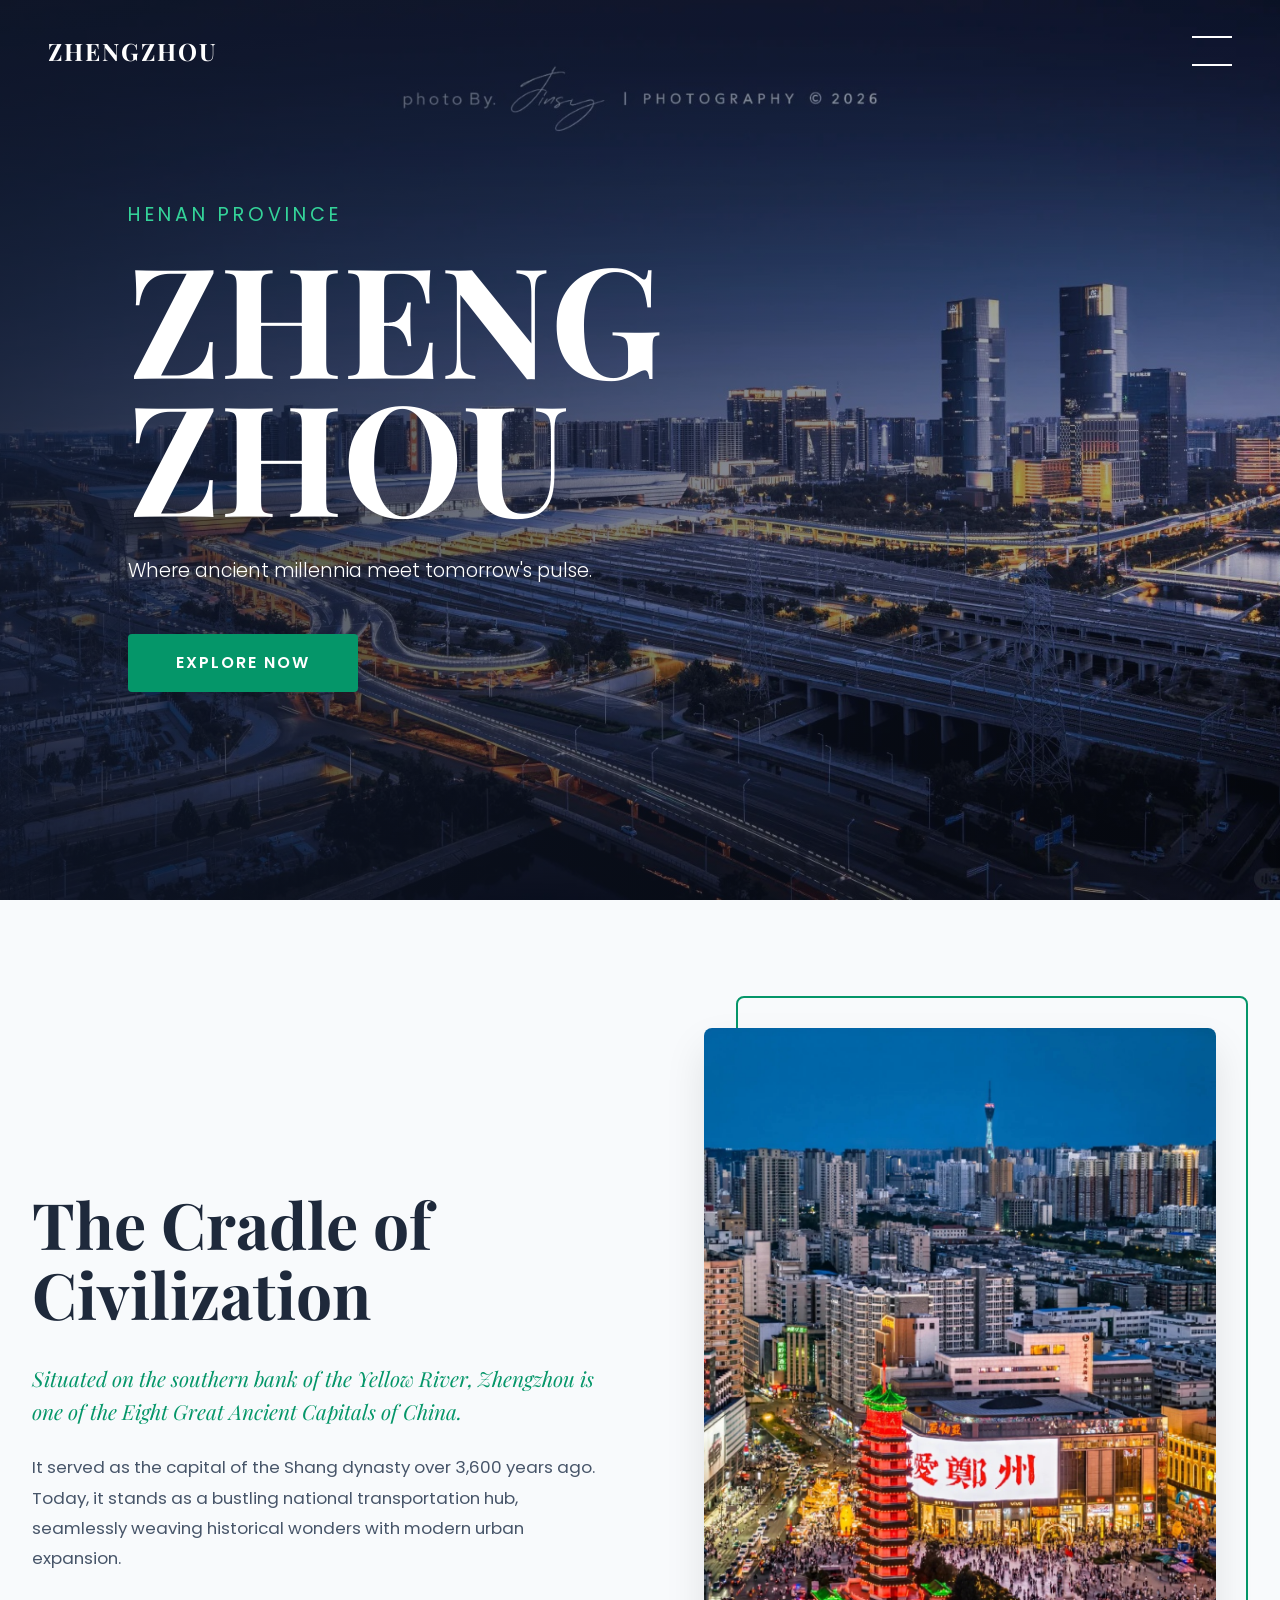
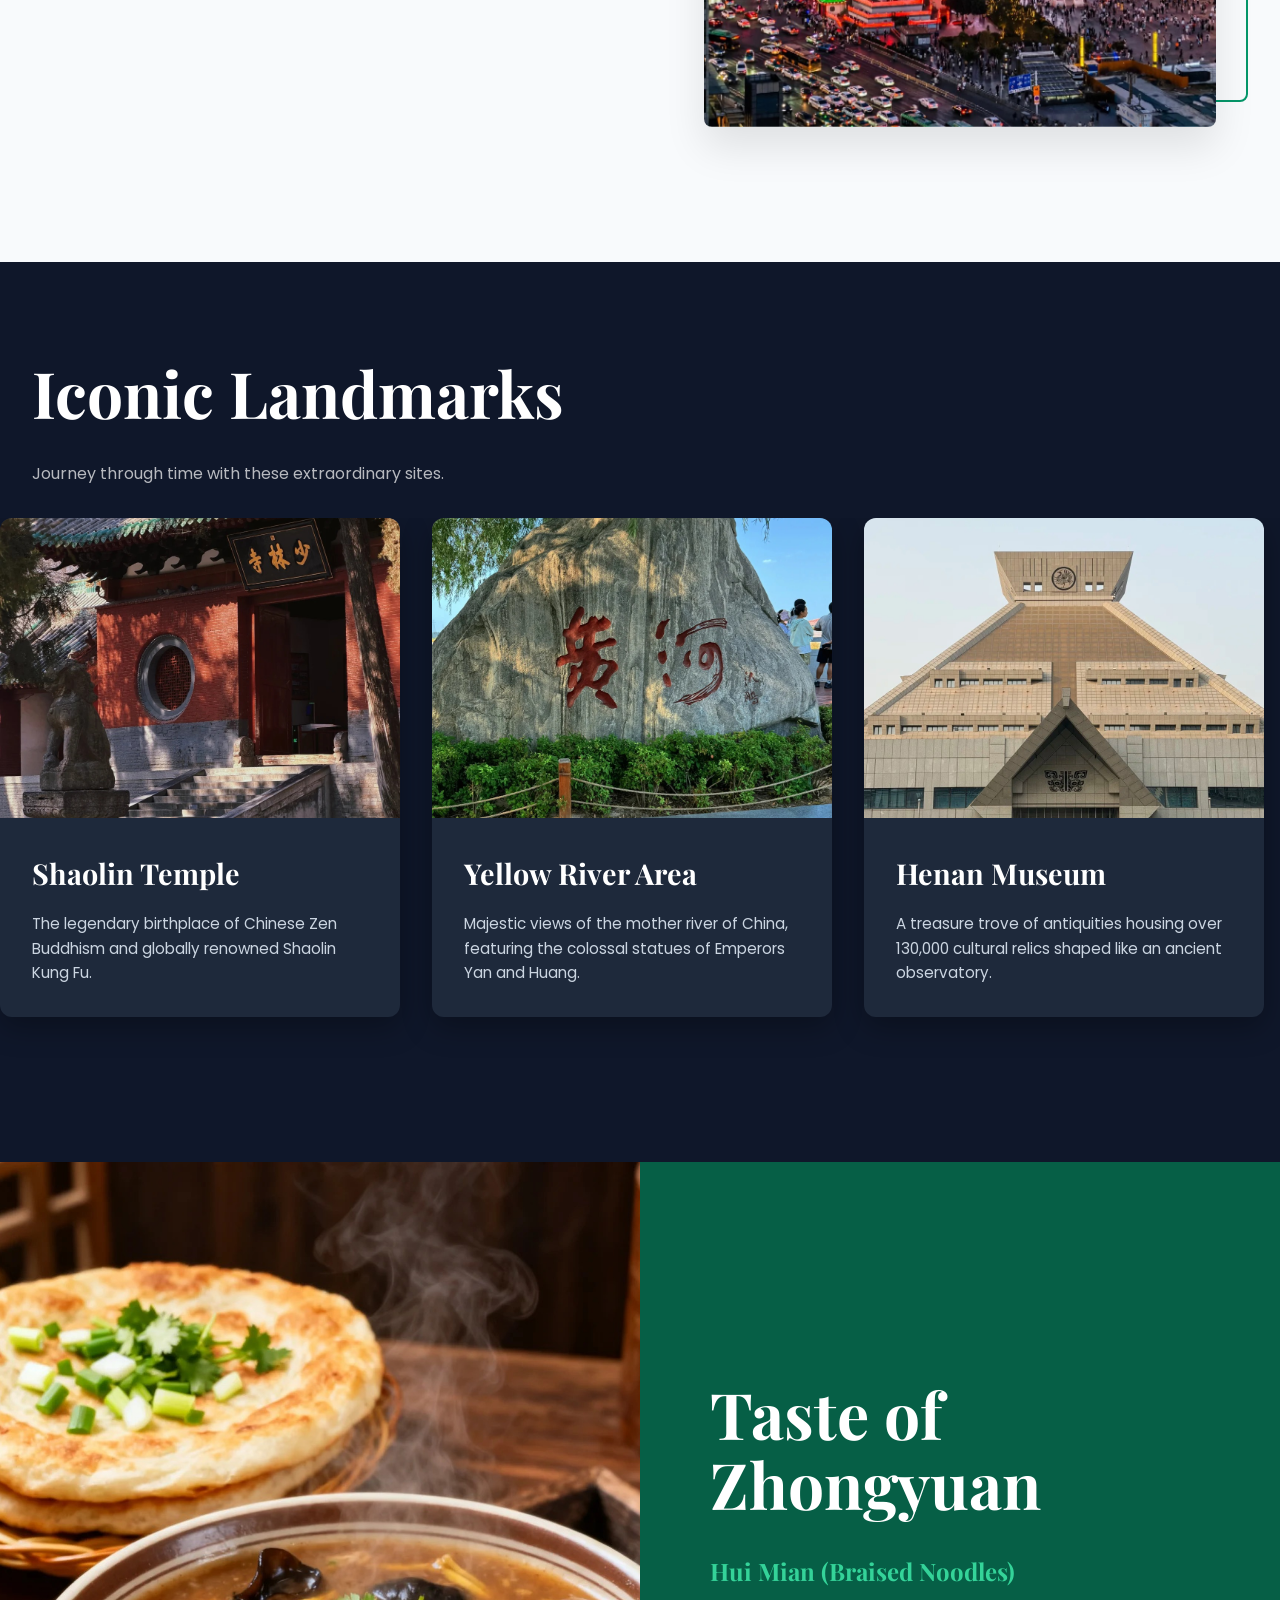
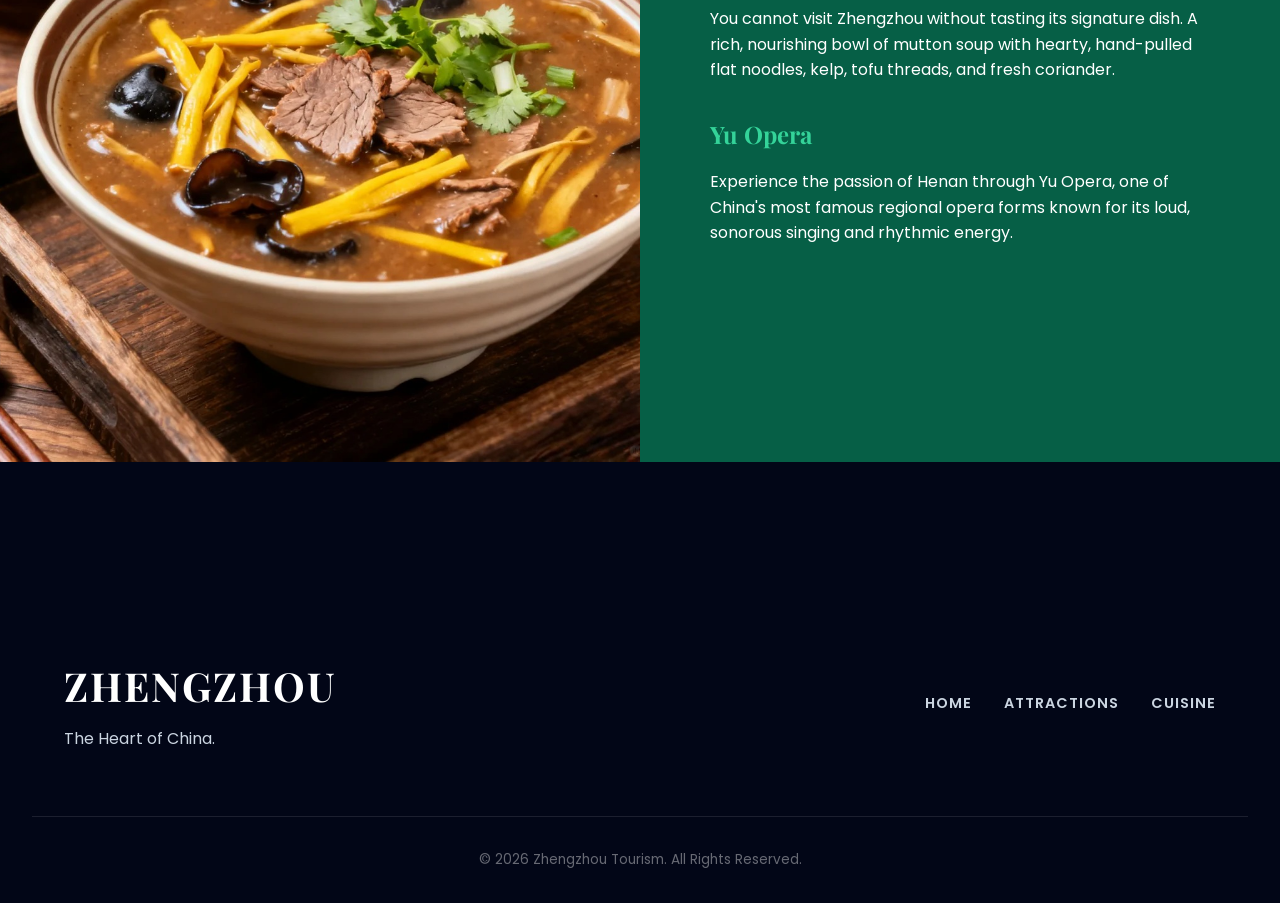
<file: index.html>
<!DOCTYPE html>
<html lang="en">

<head>
    <meta charset="UTF-8">
    <meta name="viewport" content="width=device-width, initial-scale=1.0">
    <title>Zhengzhou | Crossroads of China</title>
    <meta name="description"
        content="Discover Zhengzhou, the cradle of Chinese civilization and a dynamic modern metropolis.">
    <link rel="stylesheet" href="style.css">
    <!-- Google Fonts -->
    <link rel="preconnect" href="https://fonts.googleapis.com">
    <link rel="preconnect" href="https://fonts.gstatic.com" crossorigin>
    <link
        href="https://fonts.googleapis.com/css2?family=Playfair+Display:ital,wght@0,400;0,700;1,400&family=Poppins:wght@300;400;600;800&display=swap"
        rel="stylesheet">
</head>

<body>

    <!-- Overlay Navigation -->
    <nav class="nav">
        <div class="nav-brand">ZHENGZHOU</div>
        <div class="menu-btn" id="menu-btn">
            <span class="bar"></span>
            <span class="bar"></span>
        </div>
        <div class="nav-overlay" id="nav-overlay">
            <ul class="nav-links">
                <li><a href="index.html" class="nav-link">Home</a></li>
                <li><a href="attractions.html" class="nav-link">Attractions</a></li>
                <li><a href="cuisine.html" class="nav-link">Cuisine</a></li>
            </ul>
        </div>
    </nav>



    <main class="smooth-scroll-wrapper">
        <!-- Hero Section -->
        <section id="hero" class="panel">
            <div class="hero-image-wrap">
                <img src="./images/1.jpg" alt="Zhengzhou Skyline" class="bg-img" loading="eager">
            </div>
            <div class="hero-content">
                <p class="subtitle animate-up">Henan Province</p>
                <h1 class="title animate-up delay-1">Zheng<br>Zhou</h1>
                <p class="description animate-up delay-2">Where ancient millennia meet tomorrow's pulse.</p>
                <a href="#about" class="explore-btn animate-up delay-3">Explore Now</a>
            </div>
        </section>

        <!-- About Section (Asymmetrical) -->
        <section id="about" class="panel about-panel">
            <div class="container split-layout">
                <div class="text-block reveal-left">
                    <h2 class="section-title">The Cradle of <br>Civilization</h2>
                    <p class="lead-text">Situated on the southern bank of the Yellow River, Zhengzhou is one of the
                        Eight Great Ancient Capitals of China.</p>
                    <p>It served as the capital of the Shang dynasty over 3,600 years ago. Today, it stands as a
                        bustling national transportation hub, seamlessly weaving historical wonders with modern urban
                        expansion.</p>
                </div>
                <div class="image-block reveal-right">
                    <div class="image-frame">
                        <img src="./images/2.jpg" alt="Ancient Relics">
                        <div class="frame-border"></div>
                    </div>
                </div>
            </div>
        </section>

        <!-- Attractions (Horizontal Scroll Vibe via CSS grid) -->
        <section id="attractions" class="panel dark-panel">
            <div class="container pb-0">
                <div class="title-wrapper reveal-bottom">
                    <h2 class="section-title text-white">Iconic Landmarks</h2>
                    <p class="text-white-50">Journey through time with these extraordinary sites.</p>
                </div>
            </div>

            <div class="horizontal-scroll-container reveal-fade">
                <div class="card">
                    <div class="card-img">
                        <img src="./images/3.jpg" alt="Shaolin Temple">
                    </div>
                    <div class="card-content">
                        <h3>Shaolin Temple</h3>
                        <p>The legendary birthplace of Chinese Zen Buddhism and globally renowned Shaolin Kung Fu.</p>
                    </div>
                </div>

                <div class="card">
                    <div class="card-img">
                        <img src="./images/4.jpg" alt="Yellow River Scenic Area">
                    </div>
                    <div class="card-content">
                        <h3>Yellow River Area</h3>
                        <p>Majestic views of the mother river of China, featuring the colossal statues of Emperors Yan
                            and Huang.</p>
                    </div>
                </div>

                <div class="card">
                    <div class="card-img">
                        <img src="./images/5.jpg" alt="Henan Museum">
                    </div>
                    <div class="card-content">
                        <h3>Henan Museum</h3>
                        <p>A treasure trove of antiquities housing over 130,000 cultural relics shaped like an ancient
                            observatory.</p>
                    </div>
                </div>
            </div>
        </section>

        <!-- Culture & Cuisine (Split Screen) -->
        <section id="culture" class="panel split-screen">
            <div class="split-half img-half">
                <img src="./images/6.jpg" alt="Hui Mian Noodles">
            </div>
            <div class="split-half text-half bg-jade">
                <div class="content-wrapper reveal-bottom">
                    <h2 class="section-title text-white">Taste of Zhongyuan</h2>
                    <h3 class="culture-subtitle">Hui Mian (Braised Noodles)</h3>
                    <p class="text-white">You cannot visit Zhengzhou without tasting its signature dish. A rich,
                        nourishing bowl of mutton soup with hearty, hand-pulled flat noodles, kelp, tofu threads, and
                        fresh coriander.</p>

                    <h3 class="culture-subtitle mt-4">Yu Opera</h3>
                    <p class="text-white">Experience the passion of Henan through Yu Opera, one of China's most famous
                        regional opera forms known for its loud, sonorous singing and rhythmic energy.</p>
                </div>
            </div>
        </section>

        <!-- Footer -->
        <footer class="footer">
            <div class="container footer-content">
                <div class="footer-brand">
                    <h2>ZHENGZHOU</h2>
                    <p>The Heart of China.</p>
                </div>
                <div class="footer-links">
                    <a href="index.html">Home</a>
                    <a href="attractions.html">Attractions</a>
                    <a href="cuisine.html">Cuisine</a>
                </div>
            </div>
            <div class="footer-bottom">
                <p>&copy; 2026 Zhengzhou Tourism. All Rights Reserved.</p>
            </div>
        </footer>
    </main>

    <script src="script.js"></script>
</body>

</html>
</file>
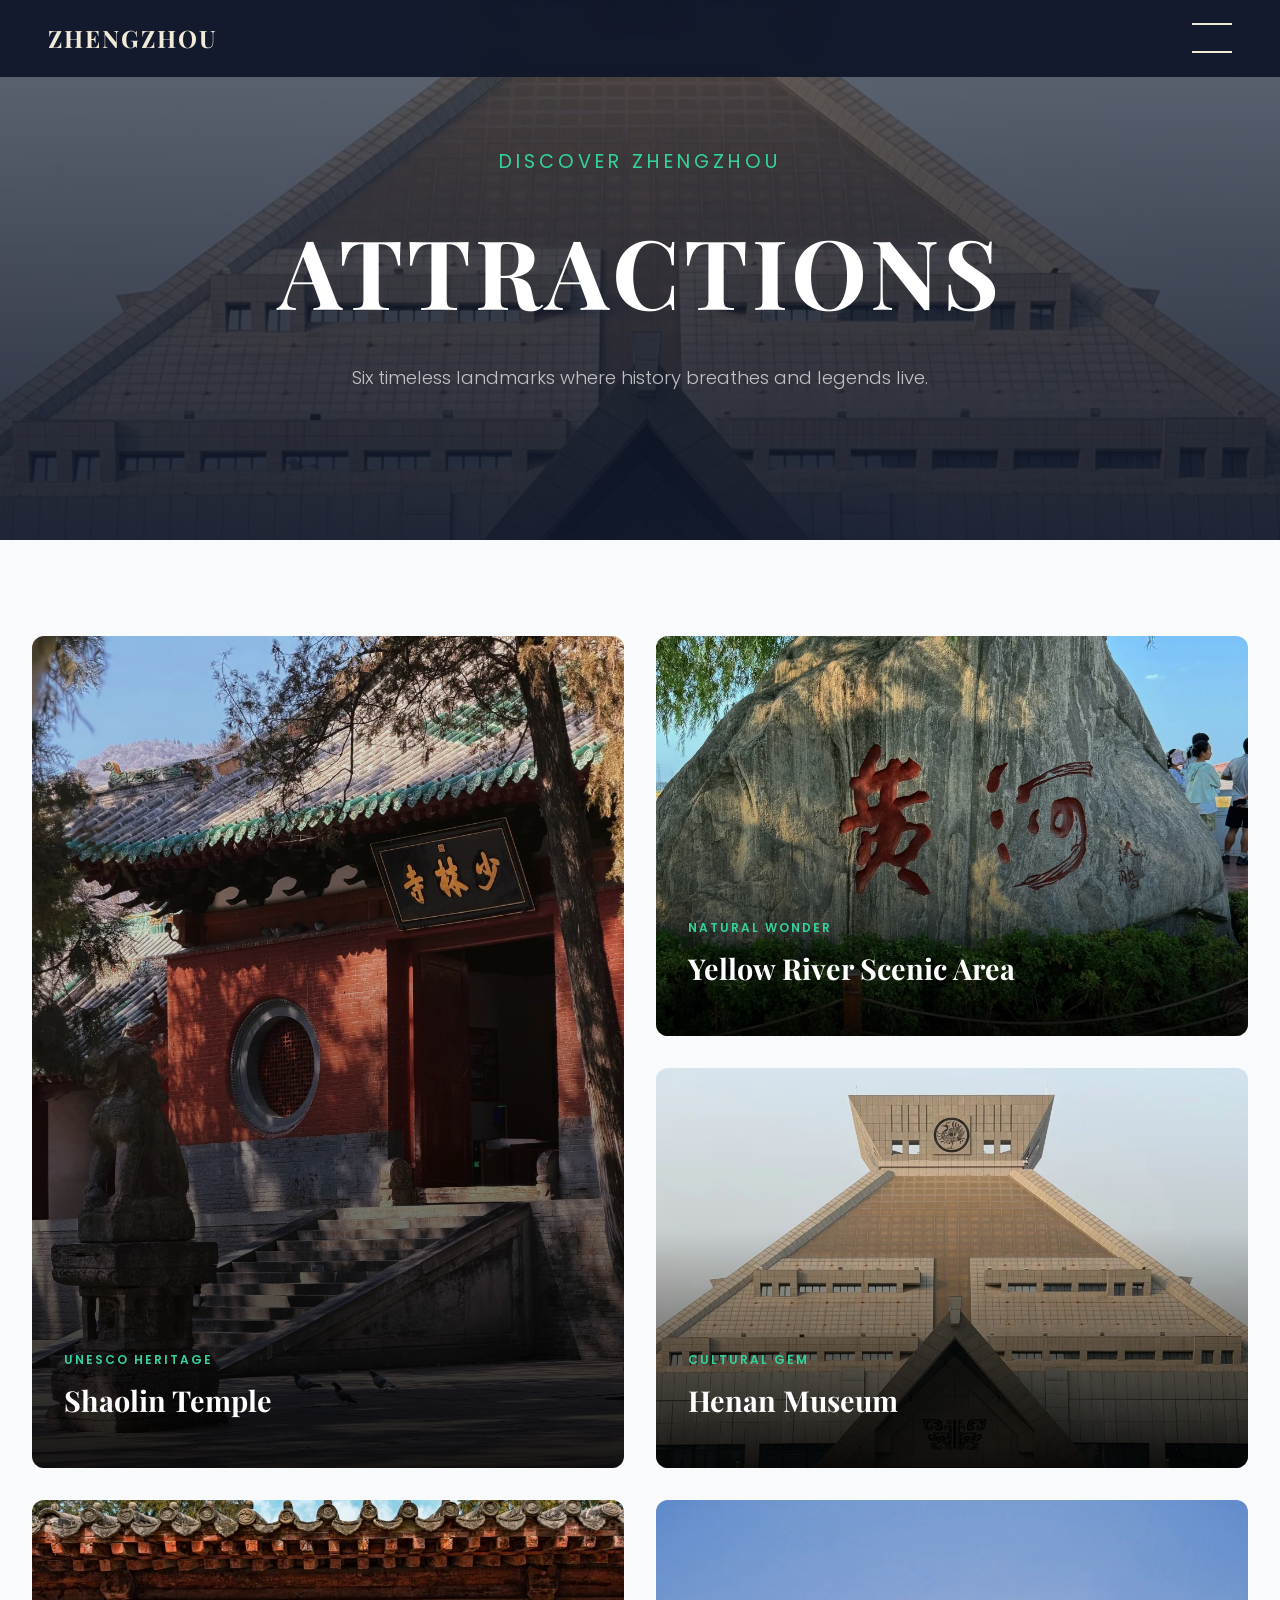
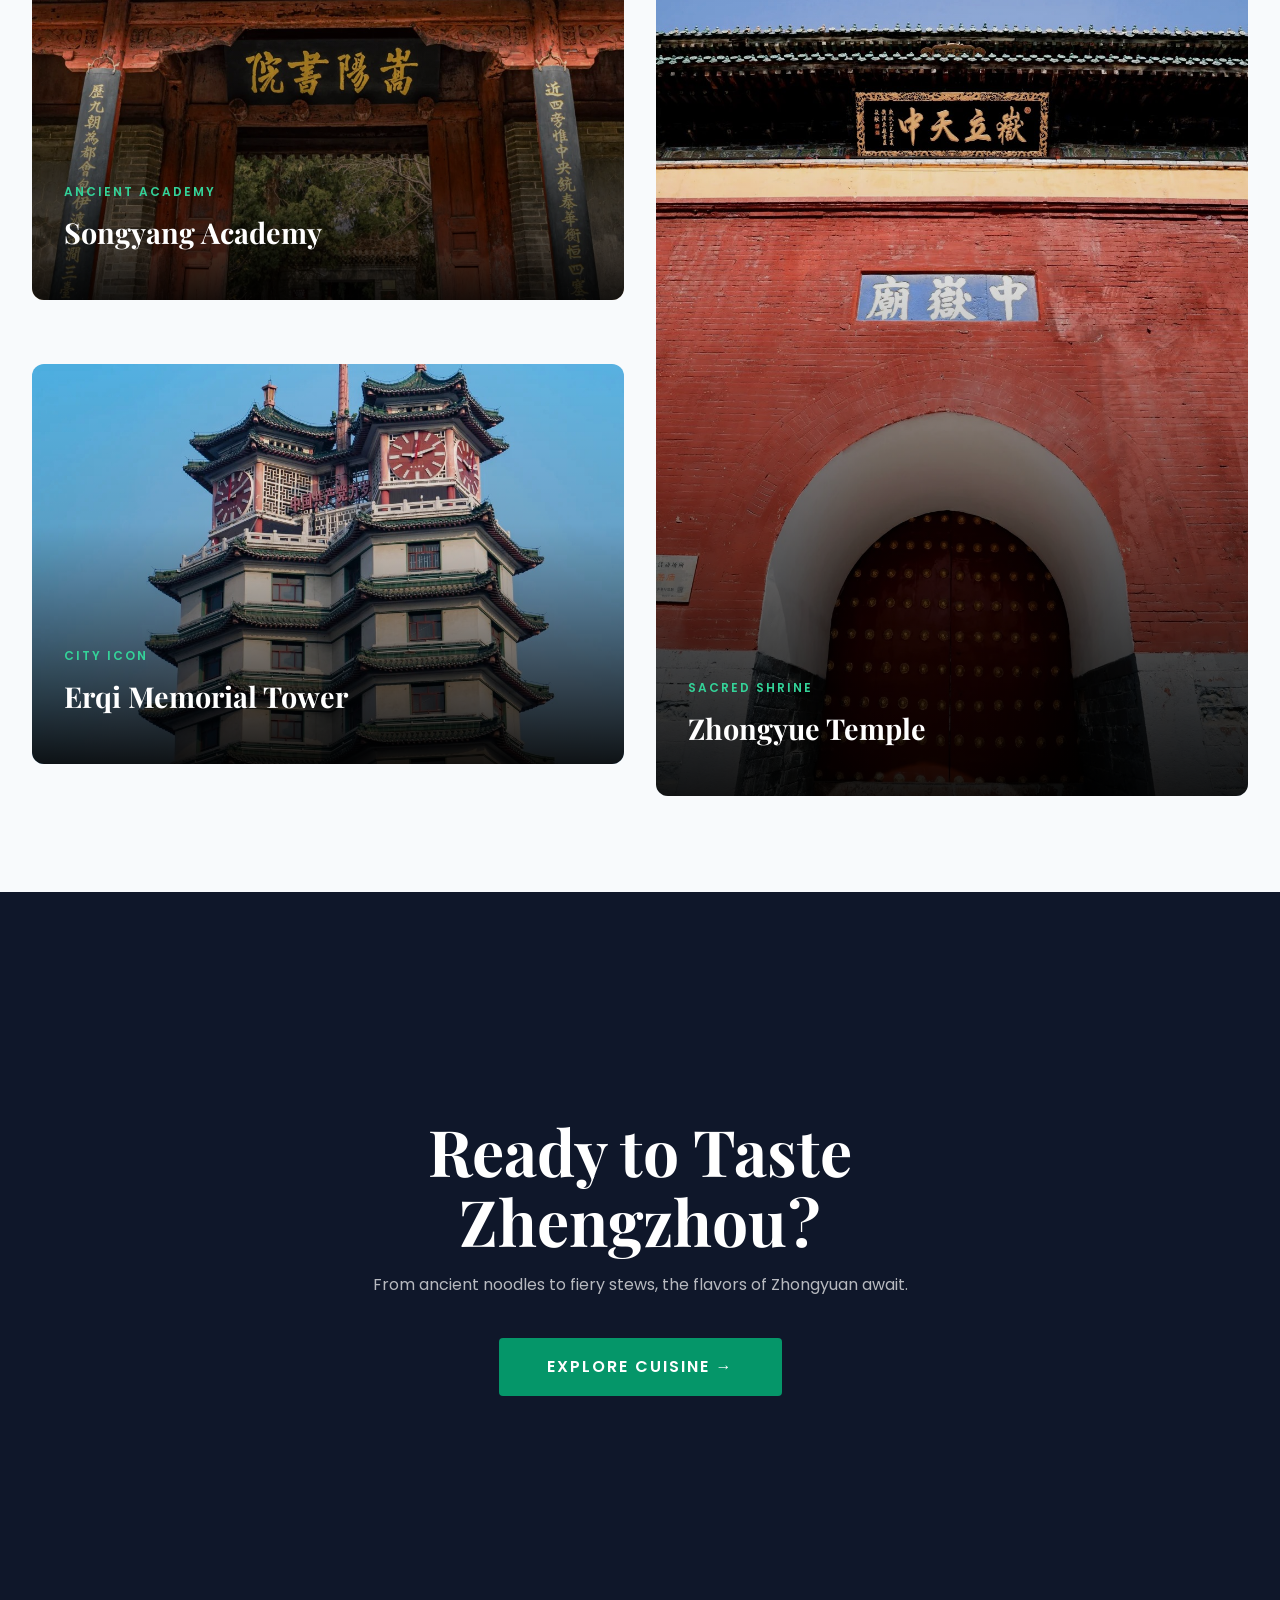
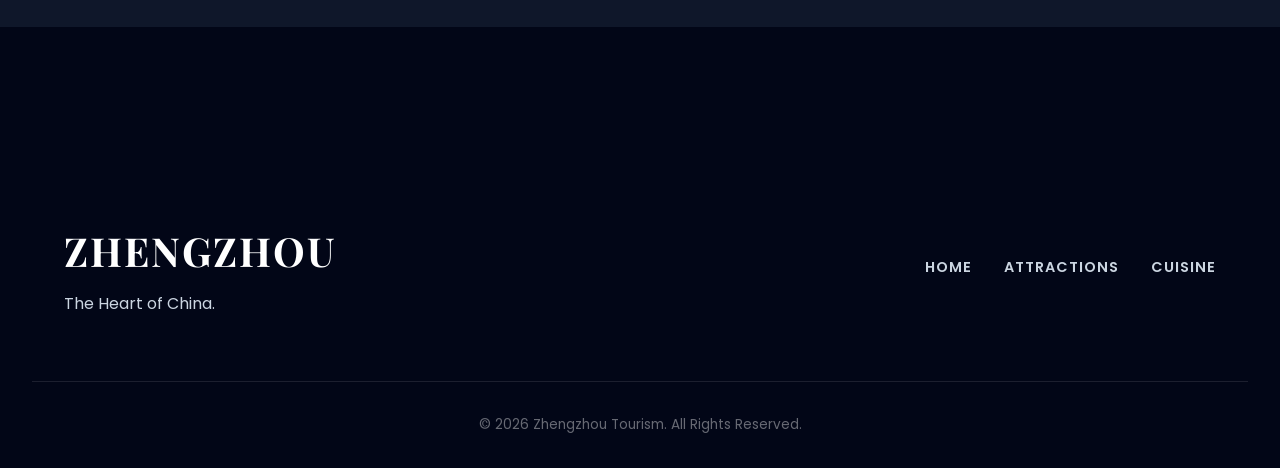
<file: attractions.html>
<!DOCTYPE html>
<html lang="en">

<head>
    <meta charset="UTF-8">
    <meta name="viewport" content="width=device-width, initial-scale=1.0">
    <title>Attractions | Zhengzhou</title>
    <meta name="description"
        content="Explore the iconic attractions and historic landmarks of Zhengzhou, from the legendary Shaolin Temple to the majestic Yellow River.">
    <link rel="stylesheet" href="style.css">
    <link rel="preconnect" href="https://fonts.googleapis.com">
    <link rel="preconnect" href="https://fonts.gstatic.com" crossorigin>
    <link
        href="https://fonts.googleapis.com/css2?family=Playfair+Display:ital,wght@0,400;0,700;1,400&family=Poppins:wght@300;400;600;800&display=swap"
        rel="stylesheet">
</head>

<body>

    <!-- Navigation -->
    <nav class="nav nav-solid">
        <a href="index.html" class="nav-brand">ZHENGZHOU</a>
        <div class="menu-btn" id="menu-btn">
            <span class="bar"></span>
            <span class="bar"></span>
        </div>
        <div class="nav-overlay" id="nav-overlay">
            <ul class="nav-links">
                <li><a href="index.html" class="nav-link">Home</a></li>
                <li><a href="attractions.html" class="nav-link">Attractions</a></li>
                <li><a href="cuisine.html" class="nav-link">Cuisine</a></li>
            </ul>
        </div>
    </nav>

    <!-- Page Hero Banner -->
    <header class="page-hero">
        <div class="page-hero-bg">
            <img src="./images/5.jpg" alt="Zhengzhou Attractions" class="bg-img">
        </div>
        <div class="page-hero-content">
            <p class="subtitle animate-up">Discover Zhengzhou</p>
            <h1 class="page-hero-title animate-up delay-1">Attractions</h1>
            <p class="page-hero-desc animate-up delay-2">Six timeless landmarks where history breathes and legends live.
            </p>
        </div>
    </header>

    <main>

        <!-- Masonry Grid Section -->
        <section class="attr-section">
            <div class="container">
                <div class="masonry-grid">

                    <!-- Item 1 - Large -->
                    <div class="masonry-item masonry-large reveal-bottom">
                        <div class="masonry-img">
                            <img src="./images/3.jpg" alt="Shaolin Temple">
                        </div>
                        <div class="masonry-overlay">
                            <span class="masonry-tag">UNESCO Heritage</span>
                            <h3>Shaolin Temple</h3>
                            <p>Nestled at the foot of Songshan Mountain, the Shaolin Temple has stood for over 1,500
                                years. It is the birthplace of Chan (Zen) Buddhism and the legendary Shaolin Kung Fu,
                                attracting pilgrims and martial arts enthusiasts from every corner of the world.</p>
                        </div>
                    </div>

                    <!-- Item 2 - Small -->
                    <div class="masonry-item masonry-small reveal-bottom" style="transition-delay: 0.15s;">
                        <div class="masonry-img">
                            <img src="./images/4.jpg" alt="Yellow River Scenic Area">
                        </div>
                        <div class="masonry-overlay">
                            <span class="masonry-tag">Natural Wonder</span>
                            <h3>Yellow River Scenic Area</h3>
                            <p>Home to the majestic 106-meter-tall statues of Emperors Yan and Huang, this scenic zone
                                offers breathtaking panoramas of the mother river of Chinese civilization.</p>
                        </div>
                    </div>

                    <!-- Item 3 - Small -->
                    <div class="masonry-item masonry-small reveal-bottom" style="transition-delay: 0.3s;">
                        <div class="masonry-img">
                            <img src="./images/5.jpg" alt="Henan Museum">
                        </div>
                        <div class="masonry-overlay">
                            <span class="masonry-tag">Cultural Gem</span>
                            <h3>Henan Museum</h3>
                            <p>Designed to resemble an ancient astronomical observatory, this museum houses over 130,000
                                artifacts spanning China's 5,000-year history, including priceless oracle bones and
                                bronze vessels.</p>
                        </div>
                    </div>

                    <!-- Item 4 - Small -->
                    <div class="masonry-item masonry-small reveal-bottom" style="transition-delay: 0.1s;">
                        <div class="masonry-img">
                            <img src="./images/7.jpg" alt="Songyang Academy">
                        </div>
                        <div class="masonry-overlay">
                            <span class="masonry-tag">Ancient Academy</span>
                            <h3>Songyang Academy</h3>
                            <p>One of the four great ancient academies of China, Songyang Academy dates back to 484 AD.
                                Surrounded by ancient cypresses, it remains a monument to the pursuit of knowledge
                                through the ages.</p>
                        </div>
                    </div>

                    <!-- Item 5 - Large -->
                    <div class="masonry-item masonry-large reveal-bottom" style="transition-delay: 0.25s;">
                        <div class="masonry-img">
                            <img src="./images/8.jpg" alt="Zhongyue Temple">
                        </div>
                        <div class="masonry-overlay">
                            <span class="masonry-tag">Sacred Shrine</span>
                            <h3>Zhongyue Temple</h3>
                            <p>Situated at the southern foot of Mount Song, Zhongyue Temple is one of China's oldest and
                                grandest Taoist temples. Its architectural style mirrors that of the Forbidden City,
                                earning it the title "Little Palace" among Taoist believers.</p>
                        </div>
                    </div>

                    <!-- Item 6 - Small -->
                    <div class="masonry-item masonry-small reveal-bottom" style="transition-delay: 0.4s;">
                        <div class="masonry-img">
                            <img src="./images/9.jpg" alt="Erqi Memorial Tower">
                        </div>
                        <div class="masonry-overlay">
                            <span class="masonry-tag">City Icon</span>
                            <h3>Erqi Memorial Tower</h3>
                            <p>The iconic twin-tower monument in the heart of downtown Zhengzhou, commemorating the
                                Great Railway Workers' Strike of 1923. It stands as the enduring symbol of the city's
                                resilient spirit.</p>
                        </div>
                    </div>

                </div>
            </div>
        </section>

        <!-- CTA Banner -->
        <section class="cta-banner dark-panel">
            <div class="container cta-content reveal-fade">
                <h2 class="section-title text-white">Ready to Taste Zhengzhou?</h2>
                <p class="text-white-50">From ancient noodles to fiery stews, the flavors of Zhongyuan await.</p>
                <a href="cuisine.html" class="explore-btn">Explore Cuisine →</a>
            </div>
        </section>

    </main>

    <!-- Footer -->
    <footer class="footer">
        <div class="container footer-content">
            <div class="footer-brand">
                <h2>ZHENGZHOU</h2>
                <p>The Heart of China.</p>
            </div>
            <div class="footer-links">
                <a href="index.html">Home</a>
                <a href="attractions.html">Attractions</a>
                <a href="cuisine.html">Cuisine</a>
            </div>
        </div>
        <div class="footer-bottom">
            <p>&copy; 2026 Zhengzhou Tourism. All Rights Reserved.</p>
        </div>
    </footer>

    <script src="script.js"></script>
</body>

</html>
</file>
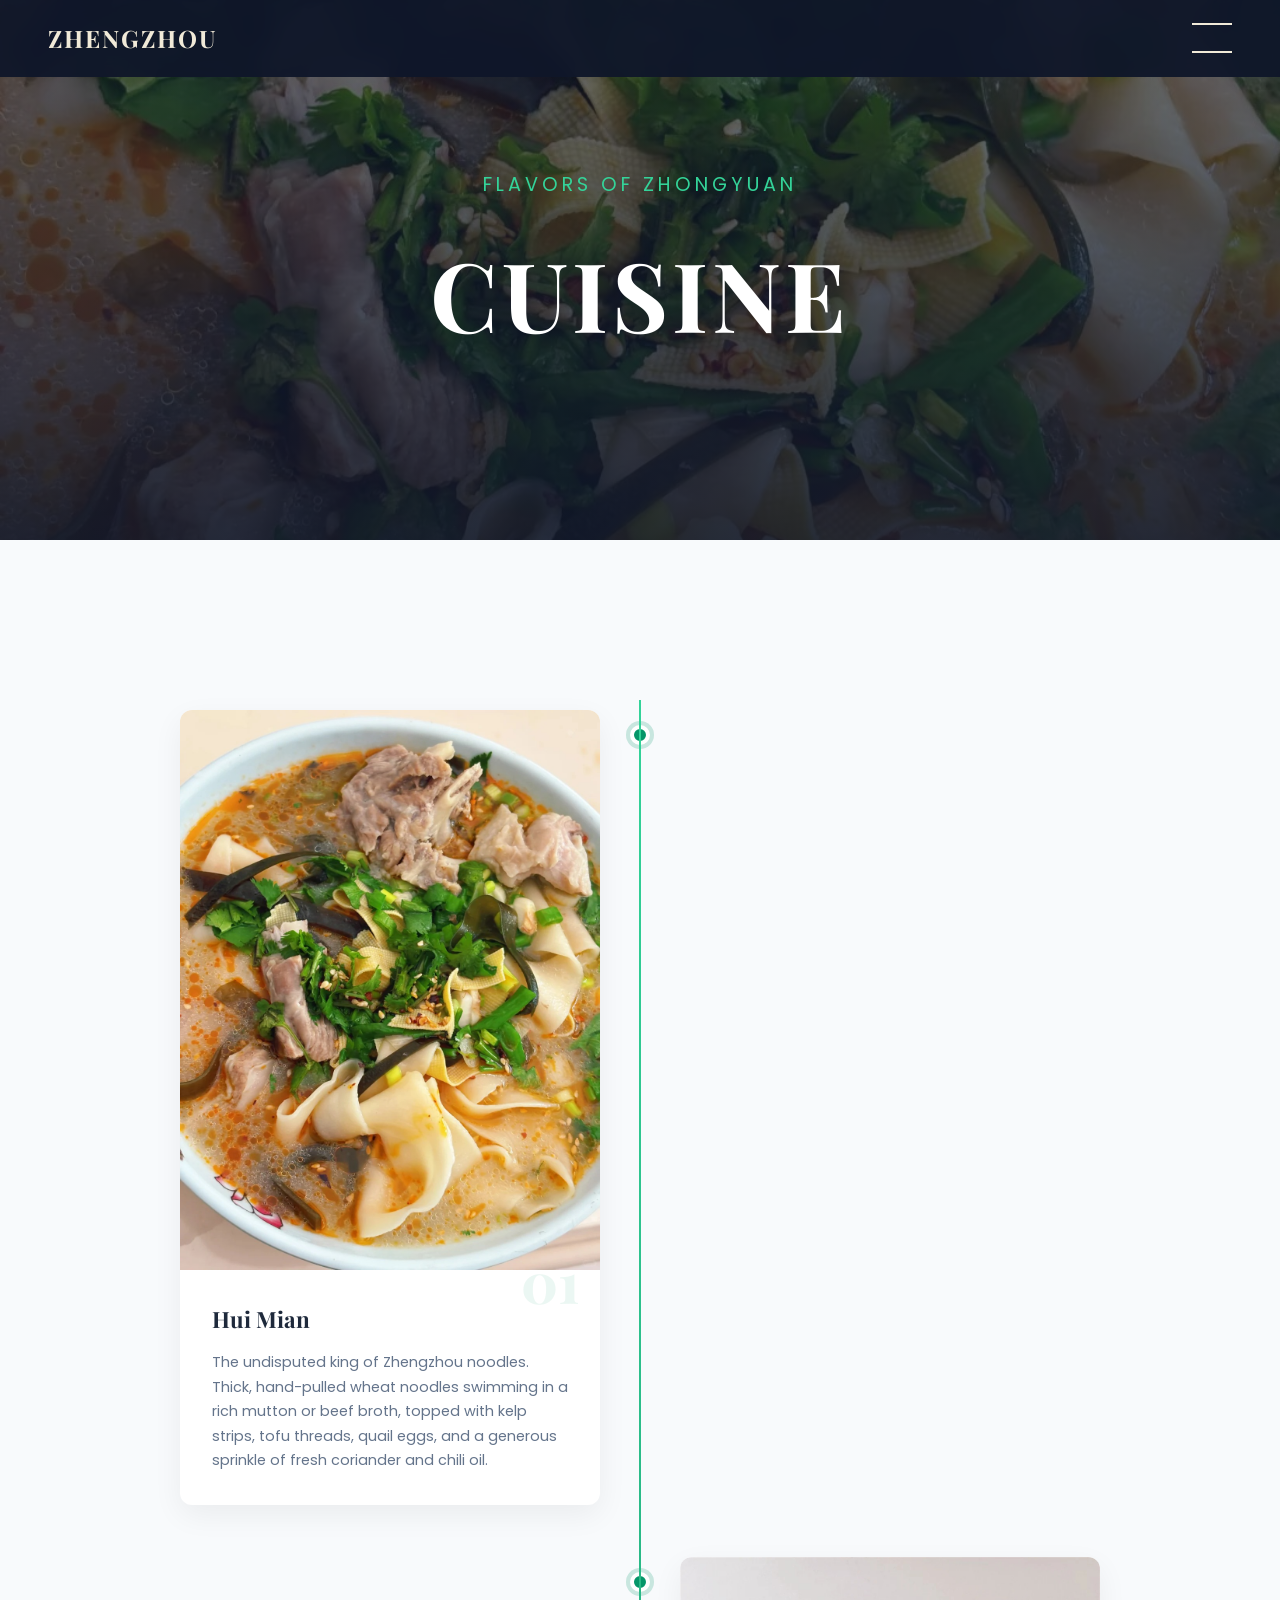
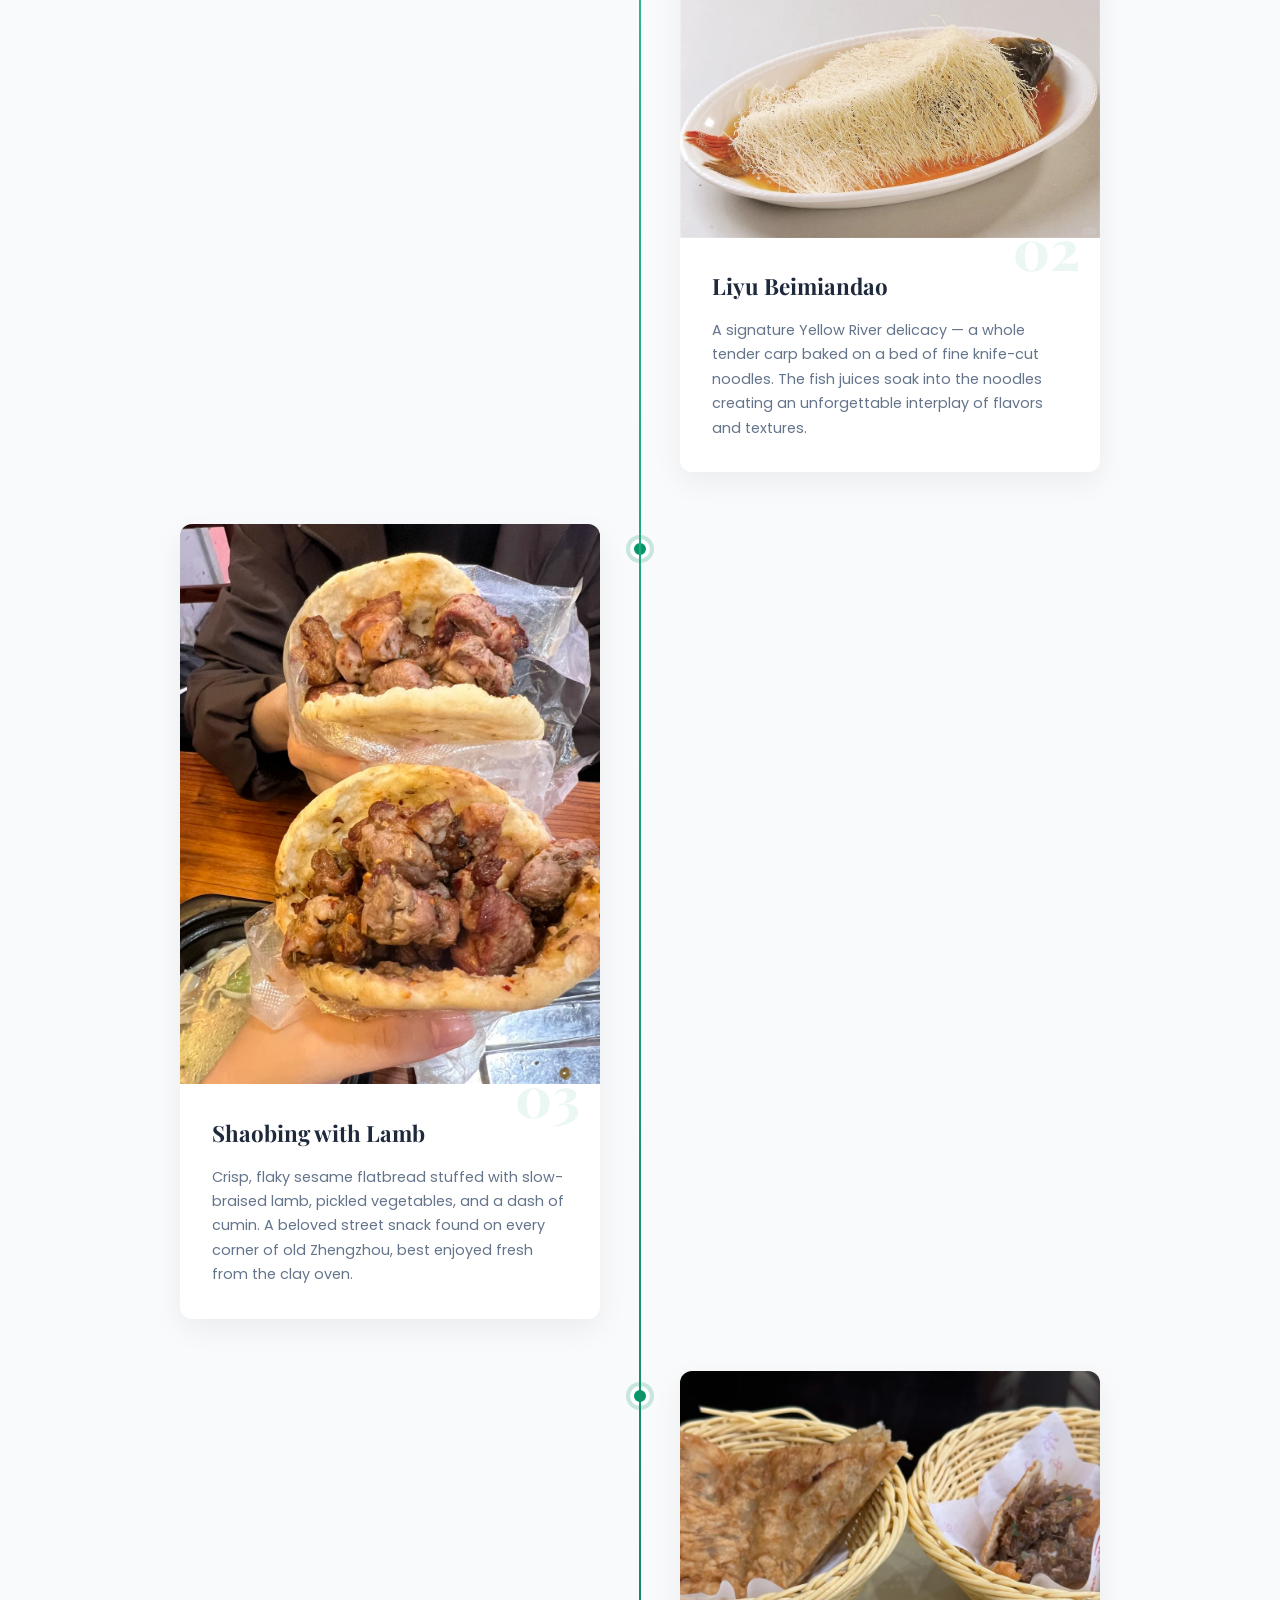
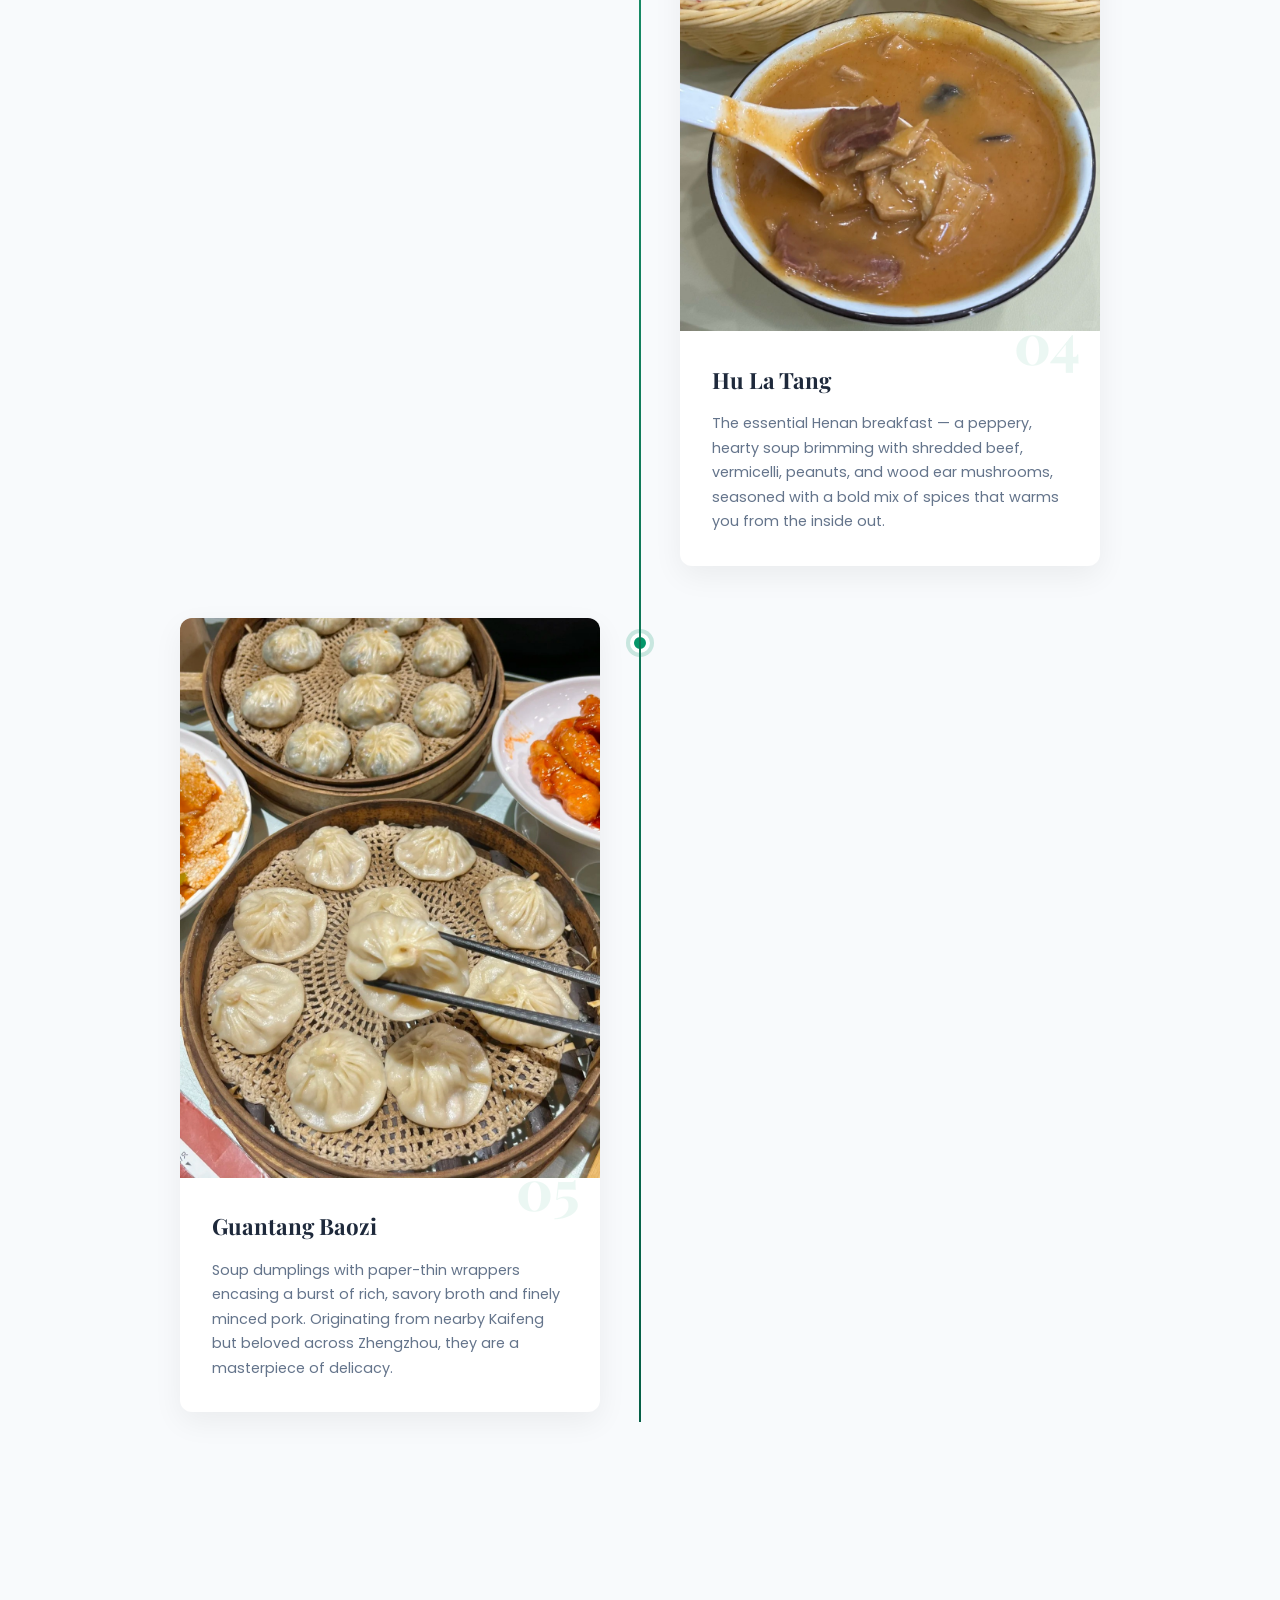
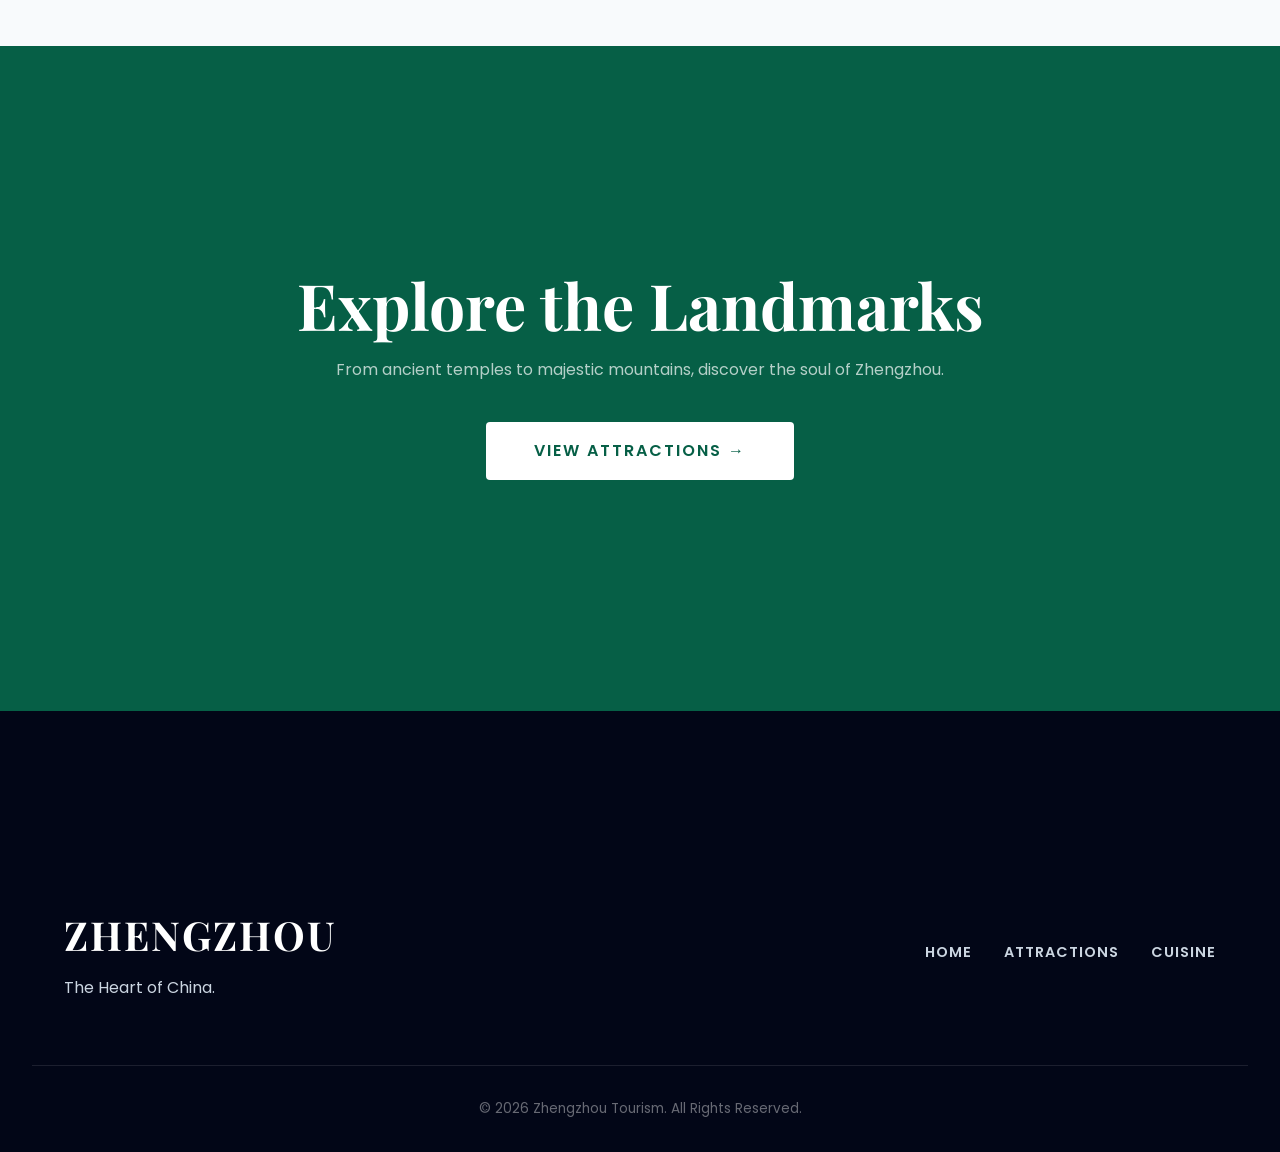
<file: cuisine.html>
<!DOCTYPE html>
<html lang="en">

<head>
    <meta charset="UTF-8">
    <meta name="viewport" content="width=device-width, initial-scale=1.0">
    <title>Cuisine | Zhengzhou</title>
    <meta name="description"
        content="Savor the authentic flavors of Zhengzhou — from legendary Hui Mian braised noodles to aromatic stewed dishes of the Zhongyuan heartland.">
    <link rel="stylesheet" href="style.css">
    <link rel="preconnect" href="https://fonts.googleapis.com">
    <link rel="preconnect" href="https://fonts.gstatic.com" crossorigin>
    <link
        href="https://fonts.googleapis.com/css2?family=Playfair+Display:ital,wght@0,400;0,700;1,400&family=Poppins:wght@300;400;600;800&display=swap"
        rel="stylesheet">
</head>

<body>

    <!-- Navigation -->
    <nav class="nav nav-solid">
        <a href="index.html" class="nav-brand">ZHENGZHOU</a>
        <div class="menu-btn" id="menu-btn">
            <span class="bar"></span>
            <span class="bar"></span>
        </div>
        <div class="nav-overlay" id="nav-overlay">
            <ul class="nav-links">
                <li><a href="index.html" class="nav-link">Home</a></li>
                <li><a href="attractions.html" class="nav-link">Attractions</a></li>
                <li><a href="cuisine.html" class="nav-link">Cuisine</a></li>
            </ul>
        </div>
    </nav>

    <!-- Page Hero Banner -->
    <header class="page-hero page-hero-short">
        <div class="page-hero-bg">
            <img src="./images/m1.jpg" alt="Zhengzhou Cuisine" class="bg-img">
        </div>
        <div class="page-hero-content">
            <p class="subtitle animate-up">Flavors of Zhongyuan</p>
            <h1 class="page-hero-title animate-up delay-1">Cuisine</h1>
        </div>
    </header>

    <main>

        <!-- Timeline-Style Food Showcase -->
        <section class="cuisine-timeline-section">
            <div class="container">

                <!-- Timeline Line -->
                <div class="timeline">

                    <!-- Dish 1 -->
                    <div class="timeline-item timeline-left reveal-left">
                        <div class="timeline-dot"></div>
                        <div class="timeline-card">
                            <div class="timeline-img">
                                <img src="./images/m1.jpg" alt="Hui Mian">
                            </div>
                            <div class="timeline-body">
                                <span class="dish-number">01</span>
                                <h3>Hui Mian</h3>
                                <p>The undisputed king of Zhengzhou noodles. Thick, hand-pulled wheat noodles swimming
                                    in a rich mutton or beef broth, topped with kelp strips, tofu threads, quail eggs,
                                    and a generous sprinkle of fresh coriander and chili oil.</p>
                            </div>
                        </div>
                    </div>

                    <!-- Dish 2 -->
                    <div class="timeline-item timeline-right reveal-right">
                        <div class="timeline-dot"></div>
                        <div class="timeline-card">
                            <div class="timeline-img">
                                <img src="./images/m2.jpg" alt="Carp with Noodles">
                            </div>
                            <div class="timeline-body">
                                <span class="dish-number">02</span>
                                <h3>Liyu Beimiandao</h3>
                                <p>A signature Yellow River delicacy — a whole tender carp baked on a bed of fine
                                    knife-cut noodles. The fish juices soak into the noodles creating an unforgettable
                                    interplay of flavors and textures.</p>
                            </div>
                        </div>
                    </div>

                    <!-- Dish 3 -->
                    <div class="timeline-item timeline-left reveal-left">
                        <div class="timeline-dot"></div>
                        <div class="timeline-card">
                            <div class="timeline-img">
                                <img src="./images/m3.jpg" alt="Shaobing">
                            </div>
                            <div class="timeline-body">
                                <span class="dish-number">03</span>
                                <h3>Shaobing with Lamb</h3>
                                <p>Crisp, flaky sesame flatbread stuffed with slow-braised lamb, pickled vegetables, and
                                    a dash of cumin. A beloved street snack found on every corner of old Zhengzhou, best
                                    enjoyed fresh from the clay oven.</p>
                            </div>
                        </div>
                    </div>

                    <!-- Dish 4 -->
                    <div class="timeline-item timeline-right reveal-right">
                        <div class="timeline-dot"></div>
                        <div class="timeline-card">
                            <div class="timeline-img">
                                <img src="./images/m4.jpg" alt="Hu La Tang">
                            </div>
                            <div class="timeline-body">
                                <span class="dish-number">04</span>
                                <h3>Hu La Tang</h3>
                                <p>The essential Henan breakfast — a peppery, hearty soup brimming with shredded beef,
                                    vermicelli, peanuts, and wood ear mushrooms, seasoned with a bold mix of spices that
                                    warms you from the inside out.</p>
                            </div>
                        </div>
                    </div>

                    <!-- Dish 5 -->
                    <div class="timeline-item timeline-left reveal-left">
                        <div class="timeline-dot"></div>
                        <div class="timeline-card">
                            <div class="timeline-img">
                                <img src="./images/m5.jpg" alt="Bianjing Guantangbao">
                            </div>
                            <div class="timeline-body">
                                <span class="dish-number">05</span>
                                <h3>Guantang Baozi</h3>
                                <p>Soup dumplings with paper-thin wrappers encasing a burst of rich, savory broth and
                                    finely minced pork. Originating from nearby Kaifeng but beloved across Zhengzhou,
                                    they are a masterpiece of delicacy.</p>
                            </div>
                        </div>
                    </div>



                </div>

            </div>
        </section>

        <!-- CTA Banner -->
        <section class="cta-banner bg-jade">
            <div class="container cta-content reveal-fade">
                <h2 class="section-title text-white">Explore the Landmarks</h2>
                <p class="text-white-50">From ancient temples to majestic mountains, discover the soul of Zhengzhou.</p>
                <a href="attractions.html" class="explore-btn cta-btn-light">View Attractions →</a>
            </div>
        </section>

    </main>

    <!-- Footer -->
    <footer class="footer">
        <div class="container footer-content">
            <div class="footer-brand">
                <h2>ZHENGZHOU</h2>
                <p>The Heart of China.</p>
            </div>
            <div class="footer-links">
                <a href="index.html">Home</a>
                <a href="attractions.html">Attractions</a>
                <a href="cuisine.html">Cuisine</a>
            </div>
        </div>
        <div class="footer-bottom">
            <p>&copy; 2026 Zhengzhou Tourism. All Rights Reserved.</p>
        </div>
    </footer>

    <script src="script.js"></script>
</body>

</html>
</file>
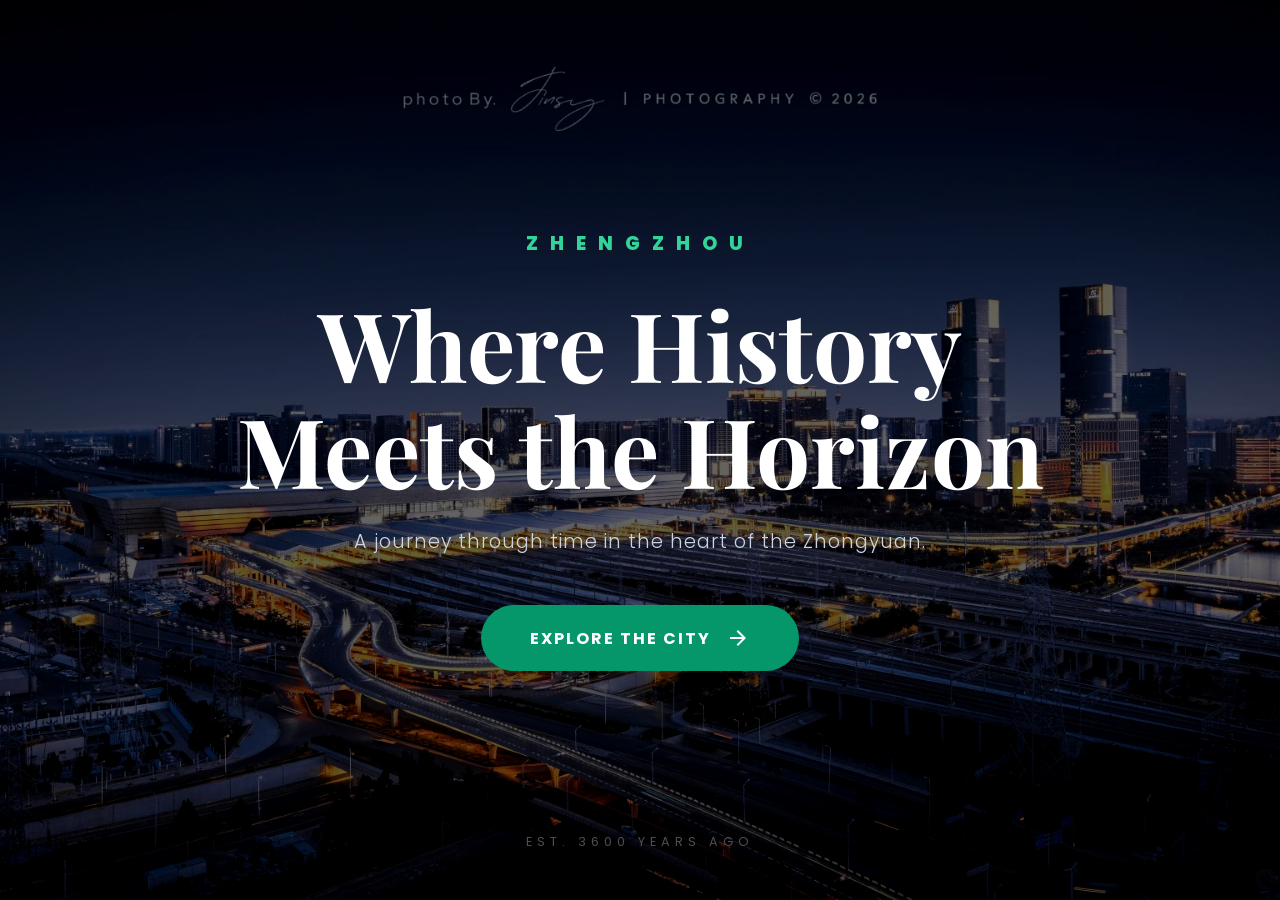
<file: welcome.html>
<!DOCTYPE html>
<html lang="en">
<head>
<script async src="https://www.googletagmanager.com/gtag/js?id=G-QJMWE91P10"></script>
<script>
  window.dataLayer = window.dataLayer || [];
  function gtag(){dataLayer.push(arguments);}
  gtag('js', new Date());

  gtag('config', 'G-QJMWE91P10');
</script>
    <meta charset="UTF-8">
    <meta name="viewport" content="width=device-width, initial-scale=1.0">
    <title>Welcome to Zhengzhou</title>
    <link rel="stylesheet" href="style.css">
    <link rel="preconnect" href="https://fonts.googleapis.com">
    <link rel="preconnect" href="https://fonts.gstatic.com" crossorigin>
    <link href="https://fonts.googleapis.com/css2?family=Playfair+Display:ital,wght@0,400;0,700;1,400&family=Poppins:wght@300;400;600;800&display=swap" rel="stylesheet">
</head>
<body class="welcome-body">

    <div class="welcome-screen">
        <div class="welcome-bg">
            <img src="./images/1.jpg" alt="Zhengzhou Welcome" class="bg-img">
        </div>
        
        <div class="welcome-content">
            <div class="welcome-logo reveal-fade active">ZHENGZHOU</div>
            <h1 class="welcome-title animate-up active">Where History <br> Meets the Horizon</h1>
            <p class="welcome-subtitle animate-up delay-1 active">A journey through time in the heart of the Zhongyuan.</p>
            
            <div class="welcome-action animate-up delay-2 active">
                <a href="index.html" class="welcome-btn">
                    <span>Explore the City</span>
                    <svg viewBox="0 0 24 24" width="24" height="24">
                        <path fill="currentColor" d="M12 4l-1.41 1.41L16.17 11H4v2h12.17l-5.58 5.59L12 20l8-8z"/>
                    </svg>
                </a>
            </div>
        </div>

        <div class="welcome-footer reveal-fade active delay-3">
            <p>EST. 3600 YEARS AGO</p>
        </div>
    </div>

</body>
</html>
</file>
<file: style.css>
:root {
    --primary: #059669;
    --primary-dark: #065f46;
    --primary-light: #34d399;
    --bg-light: #f8fafc;
    --bg-dark: #0f172a;
    --text-dark: #1e293b;
    --text-light: #cbd5e1;
    --white: #ffffff;
    --font-heading: 'Playfair Display', serif;
    --font-body: 'Poppins', sans-serif;
    --transition: all 0.4s cubic-bezier(0.25, 0.46, 0.45, 0.94);
}

* {
    margin: 0;
    padding: 0;
    box-sizing: border-box;
}

html {
    scroll-behavior: smooth;
    font-size: 16px;
}

body {
    font-family: var(--font-body);
    background-color: var(--bg-light);
    color: var(--text-dark);
    line-height: 1.6;
    overflow-x: hidden;
}

/* Typography */
h1,
h2,
h3,
h4 {
    font-family: var(--font-heading);
    font-weight: 700;
}

.text-white {
    color: var(--white);
}

.text-white-50 {
    color: rgba(255, 255, 255, 0.7);
}

.bg-jade {
    background-color: var(--primary-dark);
    color: var(--white);
}

/* Containers */
.container {
    max-width: 1300px;
    margin: 0 auto;
    padding: 6rem 2rem;
}

.container.pb-0 {
    padding-bottom: 2rem;
}

.panel {
    min-height: 100vh;
    position: relative;
    width: 100%;
}

.dark-panel {
    background-color: var(--bg-dark);
}

/* ===================== */
/* Navigation            */
/* ===================== */
.nav {
    position: fixed;
    top: 0;
    left: 0;
    width: 100%;
    padding: 2rem 3rem;
    display: flex;
    justify-content: space-between;
    align-items: center;
    z-index: 100;
    color: var(--white);
}

.nav-brand {
    font-family: var(--font-heading);
    font-size: 1.5rem;
    font-weight: 700;
    letter-spacing: 2px;
    text-decoration: none;
    color: var(--white);
    mix-blend-mode: difference;
}

.nav-solid {
    mix-blend-mode: normal;
    background-color: rgba(15, 23, 42, 0.95);
    backdrop-filter: blur(10px);
    padding: 1.2rem 3rem;
    color: var(--white);
}

.menu-btn {
    cursor: pointer;
    z-index: 101;
    width: 40px;
    height: 30px;
    display: flex;
    flex-direction: column;
    justify-content: space-between;
    mix-blend-mode: difference;
}

.menu-btn .bar {
    display: block;
    height: 2px;
    width: 100%;
    background-color: var(--white);
    transition: var(--transition);
    transform-origin: right;
}

.menu-btn.active .bar:nth-child(1) {
    transform: rotate(-45deg) translate(-2px, 8px);
}

.menu-btn.active .bar:nth-child(2) {
    transform: rotate(45deg) translate(-2px, -8px);
}

.nav-overlay {
    position: fixed;
    top: 0;
    left: 0;
    width: 100%;
    height: 100vh;
    background-color: var(--primary-dark);
    display: flex;
    align-items: center;
    justify-content: center;
    transform: translateY(-100%);
    transition: transform 0.6s cubic-bezier(0.77, 0, 0.175, 1);
    z-index: 99;
    mix-blend-mode: normal;
    isolation: isolate;
}

.nav-overlay.open {
    transform: translateY(0);
}

.nav-links {
    list-style: none;
    text-align: center;
}

.nav-links li {
    margin: 2rem 0;
    opacity: 0;
    transform: translateY(20px);
    transition: all 0.4s ease;
}

.nav-overlay.open .nav-links li {
    opacity: 1;
    transform: translateY(0);
}

.nav-overlay.open .nav-links li:nth-child(1) {
    transition-delay: 0.3s;
}

.nav-overlay.open .nav-links li:nth-child(2) {
    transition-delay: 0.4s;
}

.nav-overlay.open .nav-links li:nth-child(3) {
    transition-delay: 0.5s;
}

.nav-overlay.open .nav-links li:nth-child(4) {
    transition-delay: 0.6s;
}

.nav-link {
    font-family: var(--font-heading);
    font-size: 3rem;
    color: var(--white);
    text-decoration: none;
    text-transform: uppercase;
    position: relative;
}

.nav-link::after {
    content: '';
    position: absolute;
    bottom: -5px;
    left: 0;
    width: 0;
    height: 3px;
    background-color: var(--white);
    transition: width 0.4s ease;
}

.nav-link:hover::after {
    width: 100%;
}

/* Social Sidebar */
.social-sidebar {
    position: fixed;
    right: 3rem;
    top: 50%;
    transform: translateY(-50%);
    display: flex;
    flex-direction: column;
    gap: 2rem;
    z-index: 90;
    mix-blend-mode: difference;
    color: var(--white);
}

.social-sidebar span {
    font-size: 0.9rem;
    font-weight: 400;
    letter-spacing: 1px;
    cursor: pointer;
    text-transform: uppercase;
    transition: var(--transition);
}

.social-sidebar span:hover {
    color: var(--primary-light);
    transform: translateX(-5px);
}

/* ===================== */
/* Hero Section          */
/* ===================== */
#hero {
    display: flex;
    align-items: center;
    padding-left: 10%;
    overflow: hidden;
}

.hero-image-wrap {
    position: absolute;
    top: 0;
    left: 0;
    width: 100%;
    height: 100%;
    z-index: -1;
}

.hero-image-wrap::after {
    content: '';
    position: absolute;
    inset: 0;
    background: linear-gradient(90deg, rgba(15, 23, 42, 0.8) 0%, rgba(15, 23, 42, 0.3) 100%);
}

.bg-img {
    width: 100%;
    height: 100%;
    object-fit: cover;
    display: block;
}

.hero-content {
    color: var(--white);
    max-width: 600px;
    z-index: 1;
}

.subtitle {
    font-size: 1.2rem;
    text-transform: uppercase;
    letter-spacing: 4px;
    color: var(--primary-light);
    margin-bottom: 1rem;
}

.title {
    font-size: clamp(5rem, 12vw, 10rem);
    line-height: 0.9;
    margin-bottom: 2rem;
    text-transform: uppercase;
}

.description {
    font-size: 1.2rem;
    font-weight: 300;
    margin-bottom: 3rem;
    opacity: 0.9;
}

.explore-btn {
    display: inline-block;
    padding: 1rem 3rem;
    background-color: var(--primary);
    color: var(--white);
    text-decoration: none;
    text-transform: uppercase;
    letter-spacing: 2px;
    font-weight: 600;
    border-radius: 4px;
    position: relative;
    overflow: hidden;
    transition: var(--transition);
}

.explore-btn:hover {
    background-color: var(--white);
    color: var(--primary-dark);
}

/* ===================== */
/* About Section         */
/* ===================== */
.split-layout {
    display: grid;
    grid-template-columns: 1fr 1fr;
    gap: 4rem;
    align-items: center;
}

.section-title {
    font-size: clamp(2.5rem, 5vw, 4.5rem);
    line-height: 1.1;
    margin-bottom: 2rem;
    color: var(--text-dark);
}

.section-title.text-white {
    color: var(--white);
}

.lead-text {
    font-size: 1.3rem;
    font-family: var(--font-heading);
    font-style: italic;
    color: var(--primary);
    margin-bottom: 1.5rem;
}

.text-block p:not(.lead-text) {
    font-size: 1.05rem;
    color: #475569;
    line-height: 1.8;
}

.image-block {
    position: relative;
    padding: 2rem;
}

.image-frame {
    position: relative;
    z-index: 2;
}

.image-frame img {
    width: 100%;
    height: auto;
    border-radius: 8px;
    box-shadow: 0 20px 40px rgba(0, 0, 0, 0.1);
}

.frame-border {
    position: absolute;
    top: -2rem;
    right: -2rem;
    width: 100%;
    height: 100%;
    border: 2px solid var(--primary);
    z-index: -1;
    border-radius: 8px;
}

/* ===================== */
/* Horizontal Scroll     */
/* ===================== */
.horizontal-scroll-container {
    display: flex;
    overflow-x: auto;
    gap: 2rem;
    padding: 0 4rem 4rem 4rem;
    scrollbar-width: none;
    scroll-snap-type: x mandatory;
}

.horizontal-scroll-container::-webkit-scrollbar {
    display: none;
}

.card {
    flex: 0 0 400px;
    background-color: #1e293b;
    border-radius: 12px;
    overflow: hidden;
    scroll-snap-align: start;
    box-shadow: 0 10px 30px rgba(0, 0, 0, 0.3);
    transition: var(--transition);
}

.card:hover {
    transform: translateY(-10px);
}

.card-img {
    height: 300px;
    overflow: hidden;
}

.card-img img {
    width: 100%;
    height: 100%;
    object-fit: cover;
    transition: transform 0.6s ease;
}

.card:hover .card-img img {
    transform: scale(1.08);
}

.card-content {
    padding: 2rem;
}

.card-content h3 {
    font-size: 1.8rem;
    color: var(--white);
    margin-bottom: 1rem;
}

.card-content p {
    color: var(--text-light);
    font-size: 0.95rem;
    line-height: 1.6;
}

/* ===================== */
/* Split Screen Culture  */
/* ===================== */
.split-screen {
    display: flex;
    flex-wrap: wrap;
}

.split-half {
    width: 50%;
    min-height: 100vh;
    display: flex;
    align-items: center;
    position: relative;
}

.img-half img {
    width: 100%;
    height: 100%;
    object-fit: cover;
    position: absolute;
    inset: 0;
}

.text-half {
    padding: 4rem;
    justify-content: center;
}

.content-wrapper {
    max-width: 500px;
}

.culture-subtitle {
    font-size: 1.5rem;
    color: var(--primary-light);
    margin: 2rem 0 1rem;
}

.mt-4 {
    margin-top: 2rem;
}

/* ===================== */
/* Footer                */
/* ===================== */
.footer {
    background-color: #020617;
    color: var(--white);
    padding: 6rem 2rem 2rem;
}

.footer-content {
    display: flex;
    justify-content: space-between;
    align-items: center;
    border-bottom: 1px solid rgba(255, 255, 255, 0.1);
    padding-bottom: 4rem !important;
}

.footer-brand h2 {
    font-size: 2.5rem;
    letter-spacing: 2px;
    color: var(--white);
}

.footer-brand p {
    color: var(--text-light);
    margin-top: 0.5rem;
}

.footer-links {
    display: flex;
    gap: 2rem;
}

.footer-links a {
    color: var(--text-light);
    text-decoration: none;
    text-transform: uppercase;
    font-weight: 600;
    letter-spacing: 1px;
    font-size: 0.9rem;
    transition: var(--transition);
}

.footer-links a:hover {
    color: var(--primary-light);
}

.footer-bottom {
    text-align: center;
    padding-top: 2rem;
    color: rgba(255, 255, 255, 0.4);
    font-size: 0.85rem;
}

/* ===================== */
/* Animations            */
/* ===================== */
.animate-up {
    opacity: 0;
    transform: translateY(40px);
    transition: all 0.8s cubic-bezier(0.16, 1, 0.3, 1);
}

.animate-up.active {
    opacity: 1;
    transform: translateY(0);
}

.delay-1 {
    transition-delay: 0.2s;
}

.delay-2 {
    transition-delay: 0.4s;
}

.delay-3 {
    transition-delay: 0.6s;
}

.reveal-left {
    opacity: 0;
    transform: translateX(-50px);
    transition: all 1s ease-out;
}

.reveal-right {
    opacity: 0;
    transform: translateX(50px);
    transition: all 1s ease-out;
}

.reveal-bottom,
.reveal-up {
    opacity: 0;
    transform: translateY(50px);
    transition: all 1s ease-out;
}

.reveal-fade {
    opacity: 0;
    transition: all 1.2s ease-in;
}

.reveal-left.active,
.reveal-right.active,
.reveal-bottom.active,
.reveal-up.active,
.reveal-fade.active {
    opacity: 1;
    transform: translate(0);
}

/* ===================== */
/* Page Hero (Subpages)  */
/* ===================== */
.page-hero {
    height: 60vh;
    display: flex;
    align-items: center;
    justify-content: center;
    text-align: center;
    position: relative;
    overflow: hidden;
    color: var(--white);
}

.page-hero-short {}

.page-hero-bg {
    position: absolute;
    inset: 0;
    z-index: 0;
}

.page-hero-bg img {
    width: 100%;
    height: 100%;
    object-fit: cover;
    display: block;
}

.page-hero-bg::after {
    content: '';
    position: absolute;
    inset: 0;
    background: linear-gradient(to bottom, rgba(15, 23, 42, 0.6), rgba(15, 23, 42, 0.9));
}

.page-hero-content {
    position: relative;
    z-index: 2;
}

.page-hero-title {
    font-size: clamp(3rem, 8vw, 6rem);
    text-transform: uppercase;
    letter-spacing: 4px;
}

.page-hero-desc {
    font-size: 1.15rem;
    color: rgba(255, 255, 255, 0.7);
    max-width: 600px;
    margin: 1rem auto 0;
    font-weight: 300;
}

/* ===================== */
/* Attractions Section   */
/* ===================== */
.attr-section {
    background-color: var(--bg-light);
}

.masonry-grid {
    display: grid;
    grid-template-columns: repeat(2, 1fr);
    gap: 2rem;
}

.masonry-item {
    position: relative;
    border-radius: 12px;
    overflow: hidden;
    height: 400px;
    cursor: pointer;
}

.masonry-large {
    grid-row: span 2;
    height: 100%;
    min-height: 820px;
}

.masonry-img {
    width: 100%;
    height: 100%;
}

.masonry-img img {
    width: 100%;
    height: 100%;
    object-fit: cover;
    transition: transform 0.8s ease;
}

.masonry-overlay {
    position: absolute;
    inset: 0;
    background: linear-gradient(to top, rgba(0, 0, 0, 0.9) 0%, rgba(0, 0, 0, 0.1) 60%, transparent 100%);
    padding: 2rem;
    display: flex;
    flex-direction: column;
    justify-content: flex-end;
    color: var(--white);
}

.masonry-item:hover .masonry-img img {
    transform: scale(1.1);
}

.masonry-tag {
    font-size: 0.75rem;
    text-transform: uppercase;
    letter-spacing: 2px;
    color: var(--primary-light);
    margin-bottom: 0.5rem;
    display: block;
    font-family: var(--font-body);
    font-weight: 600;
}

.masonry-overlay h3 {
    font-size: 1.8rem;
    margin-bottom: 0.8rem;
}

.masonry-overlay p {
    font-size: 0.9rem;
    opacity: 0.85;
    line-height: 1.6;
    max-height: 0;
    overflow: hidden;
    transition: max-height 0.5s ease;
}

.masonry-item:hover .masonry-overlay p {
    max-height: 200px;
}

/* ===================== */
/* Cuisine Timeline      */
/* ===================== */
.cuisine-timeline-section {
    padding: 4rem 0 6rem;
    background-color: var(--bg-light);
}

.timeline {
    position: relative;
    max-width: 1000px;
    margin: 0 auto;
}

.timeline::after {
    content: '';
    position: absolute;
    width: 2px;
    background: linear-gradient(to bottom, var(--primary-light), var(--primary-dark));
    top: 0;
    bottom: 0;
    left: 50%;
    margin-left: -1px;
}

.timeline-item {
    padding: 10px 40px;
    position: relative;
    width: 50%;
    margin-bottom: 2rem;
}

.timeline-dot {
    position: absolute;
    width: 20px;
    height: 20px;
    background-color: var(--primary);
    border: 4px solid var(--white);
    top: 25px;
    border-radius: 50%;
    z-index: 1;
    box-shadow: 0 0 0 4px rgba(5, 150, 105, 0.2);
}

.timeline-left {
    left: 0;
}

.timeline-left .timeline-dot {
    right: -10px;
}

.timeline-right {
    left: 50%;
}

.timeline-right .timeline-dot {
    left: -10px;
}

.timeline-card {
    background: var(--white);
    border-radius: 12px;
    overflow: hidden;
    box-shadow: 0 10px 30px rgba(0, 0, 0, 0.06);
    transition: var(--transition);
}

.timeline-card:hover {
    transform: translateY(-5px);
    box-shadow: 0 15px 40px rgba(0, 0, 0, 0.1);
}

.timeline-img {
    overflow: hidden;
}

.timeline-img img {
    width: 100%;
    height: 100%;
    object-fit: cover;
    transition: transform 0.6s ease;
}

.timeline-card:hover .timeline-img img {
    transform: scale(1.05);
}

.timeline-body {
    padding: 1.5rem 2rem 2rem;
    position: relative;
}

.timeline-body h3 {
    font-size: 1.4rem;
    color: var(--text-dark);
    margin-bottom: 0.8rem;
}

.timeline-body p {
    font-size: 0.9rem;
    color: #64748b;
    line-height: 1.7;
}

.dish-number {
    position: absolute;
    top: -25px;
    right: 20px;
    font-size: 3.5rem;
    font-weight: 800;
    color: rgba(5, 150, 105, 0.08);
    font-family: var(--font-heading);
    line-height: 1;
}

/* ===================== */
/* CTA Banner            */
/* ===================== */
.cta-banner {
    padding: 8rem 0;
    text-align: center;
}

.cta-content {
    max-width: 800px;
    margin: 0 auto;
}

.cta-content .section-title {
    margin-bottom: 1rem;
}

.cta-content p {
    margin-bottom: 2.5rem;
}

.cta-btn-light {
    background-color: var(--white);
    color: var(--primary-dark);
}

.cta-btn-light:hover {
    background-color: var(--bg-dark);
    color: var(--white);
}

/* ===================== */
/* Welcome Page          */
/* ===================== */
.welcome-body {
    overflow: hidden;
    background-color: var(--bg-dark);
}

.welcome-screen {
    height: 100vh;
    width: 100vw;
    display: flex;
    flex-direction: column;
    justify-content: center;
    align-items: center;
    position: relative;
    text-align: center;
}

.welcome-bg {
    position: absolute;
    inset: 0;
    z-index: 0;
}

.welcome-bg img {
    width: 100%;
    height: 100%;
    object-fit: cover;
    filter: brightness(0.4) contrast(1.1);
}

.welcome-content {
    position: relative;
    z-index: 2;
}

.welcome-logo {
    font-size: 1.2rem;
    letter-spacing: 12px;
    font-weight: 800;
    color: var(--primary-light);
    margin-bottom: 2rem;
    text-transform: uppercase;
}

.welcome-title {
    font-size: clamp(3rem, 10vw, 6rem);
    color: var(--white);
    line-height: 1.1;
    margin-bottom: 1.5rem;
    font-family: var(--font-heading);
}

.welcome-subtitle {
    font-size: 1.2rem;
    color: var(--text-light);
    max-width: 600px;
    margin: 0 auto 3rem;
    font-weight: 300;
    letter-spacing: 1px;
}

.welcome-btn {
    display: inline-flex;
    align-items: center;
    gap: 15px;
    padding: 1.2rem 3rem;
    background-color: var(--primary);
    color: var(--white);
    text-decoration: none;
    text-transform: uppercase;
    font-weight: 700;
    letter-spacing: 2px;
    border-radius: 100px;
    transition: all 0.5s cubic-bezier(0.19, 1, 0.22, 1);
    border: 1px solid transparent;
}

.welcome-btn:hover {
    background-color: var(--white);
    color: var(--primary-dark);
    transform: translateY(-5px);
    box-shadow: 0 15px 30px rgba(0, 0, 0, 0.5);
}

.welcome-btn svg {
    transition: transform 0.3s ease;
}

.welcome-btn:hover svg {
    transform: translateX(5px);
}

.welcome-footer {
    position: absolute;
    bottom: 3rem;
    color: rgba(255, 255, 255, 0.3);
    font-size: 0.8rem;
    letter-spacing: 5px;
    z-index: 2;
}

.welcome-body .delay-3 {
    transition-delay: 1.2s;
}

/* ===================== */
/* Responsive            */
/* ===================== */
@media (max-width: 1024px) {
    .split-layout {
        grid-template-columns: 1fr;
        gap: 3rem;
    }

    .frame-border {
        display: none;
    }

    .social-sidebar {
        display: none;
    }

    .nav {
        padding: 1.5rem 2rem;
    }

    .masonry-grid {
        grid-template-columns: 1fr;
    }

    .masonry-large {
        min-height: 500px;
    }

    .masonry-item {
        height: 350px;
    }

    .masonry-overlay p {
        max-height: 200px;
    }
}

@media (max-width: 768px) {
    .title {
        font-size: 4rem;
    }

    #hero {
        padding-left: 5%;
    }

    .horizontal-scroll-container {
        padding: 0 1.5rem 2rem 1.5rem;
    }

    .card {
        flex: 0 0 300px;
    }

    .split-screen {
        flex-direction: column;
    }

    .split-half {
        width: 100%;
        min-height: 50vh;
    }

    .text-half {
        padding: 3rem 1.5rem;
    }

    .footer-content {
        flex-direction: column;
        text-align: center;
        gap: 2rem;
    }

    .nav-link {
        font-size: 2rem;
    }

    /* Timeline mobile */
    .timeline::after {
        left: 31px;
    }

    .timeline-item {
        width: 100%;
        padding-left: 70px;
        padding-right: 15px;
    }

    .timeline-left .timeline-dot,
    .timeline-right .timeline-dot {
        left: 21px;
        right: auto;
    }

    .timeline-right {
        left: 0;
    }

    .page-hero-title {
        font-size: 3rem;
    }
}
</file>
